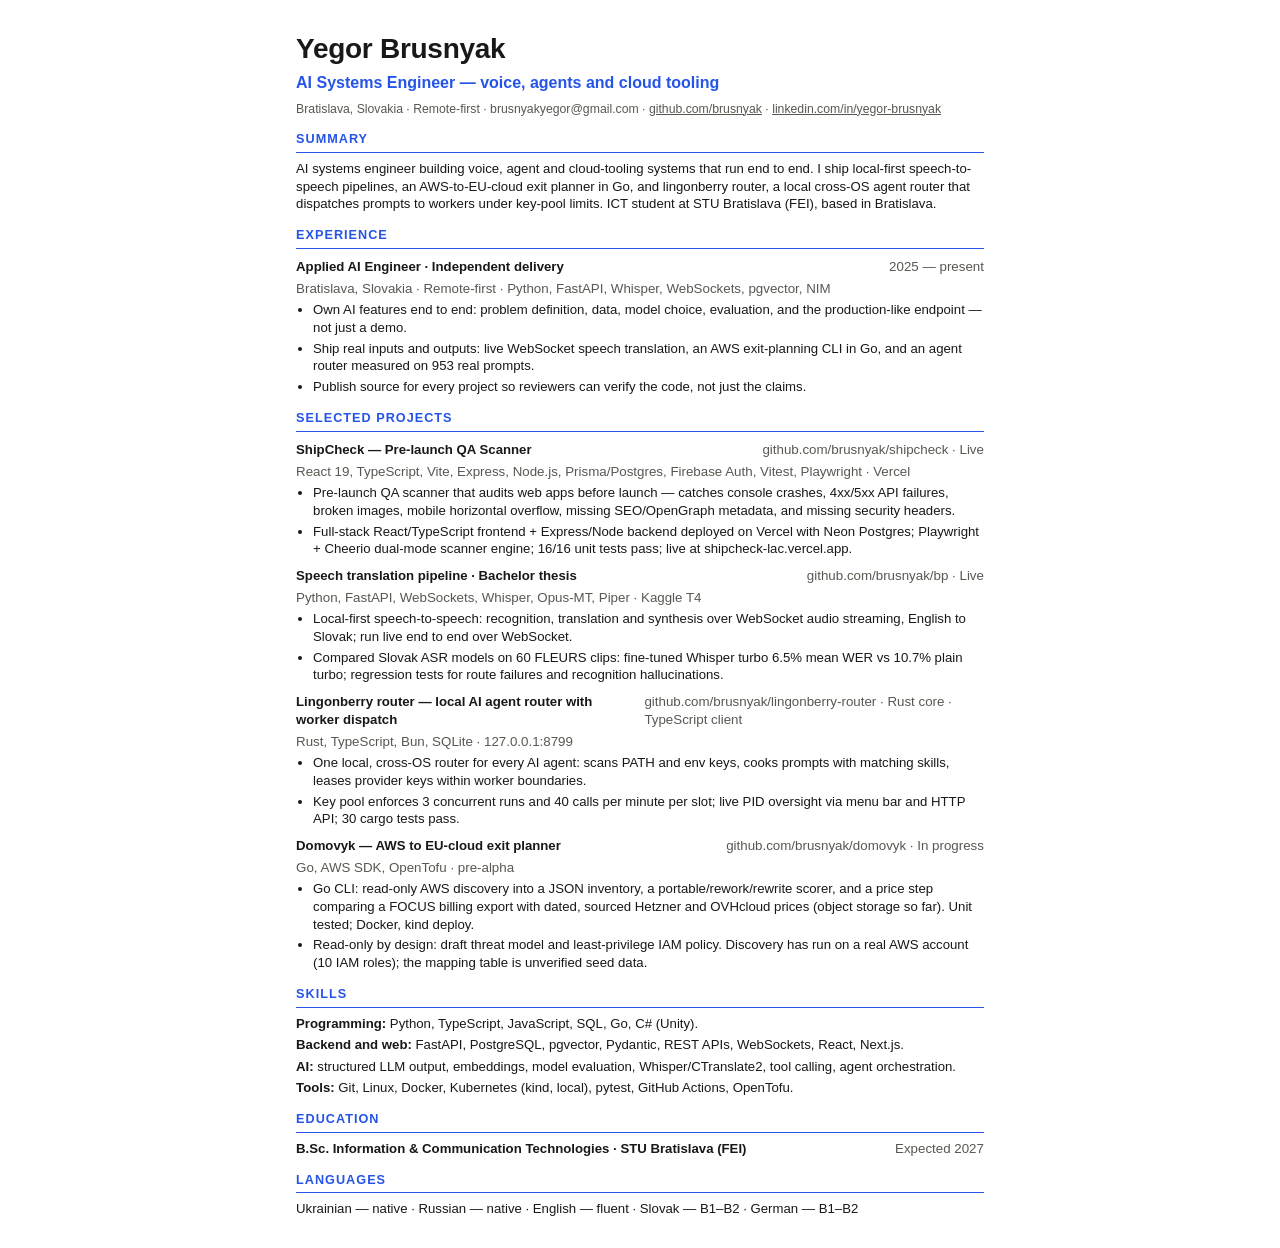
<file: index.html>
<!doctype html>
<html lang="en">
<head>
<meta charset="utf-8">
<title>Yegor Brusnyak — CV</title>
<!-- Single-column ATS-safe CV. DOM order = reading order so pdftotext/ATS read in order. -->
<style>
  :root{ --ink:#191817; --muted:#5a5751; --accent:#2554e8; --line:#dcd9d2; }
  *{ box-sizing:border-box; margin:0; padding:0; }
  html,body{ background:#fff; }
  body{ font-family:"Helvetica Neue",Helvetica,Arial,sans-serif; color:var(--ink); line-height:1.34; font-size:9.9pt; width:210mm; margin:0 auto; padding:8mm 14mm; background:#fff; }
  h1{ font-size:21pt; letter-spacing:-0.01em; }
  .role{ color:var(--accent); font-weight:700; font-size:12pt; margin-top:1mm; }
  .contact{ font-size:9.2pt; color:var(--muted); margin-top:2mm; }
  .contact a{ color:inherit; }
  h2{ font-size:9.5pt; text-transform:uppercase; letter-spacing:.08em; color:var(--accent); border-bottom:.5mm solid var(--accent); padding-bottom:1mm; margin:3.8mm 0 1.8mm; }
  .item{ margin-top:2.4mm; break-inside:avoid; }
  .head{ display:flex; justify-content:space-between; gap:4mm; font-weight:700; }
  .meta{ font-weight:400; color:var(--muted); font-size:10pt; }
  ul{ margin:1mm 0 0 4.5mm; }
  li{ margin-top:.8mm; }
  p{ margin-top:1mm; }
  .muted{ color:var(--muted); }
  @page{ size:A4; margin:0; }
</style>
</head>
<body>
<header>
  <h1>Yegor Brusnyak</h1>
  <div class="role">AI Systems Engineer — voice, agents and cloud tooling</div>
  <p class="contact">Bratislava, Slovakia · Remote-first · brusnyakyegor@gmail.com · <a href="https://github.com/brusnyak">github.com/brusnyak</a> · <a href="https://linkedin.com/in/yegor-brusnyak">linkedin.com/in/yegor-brusnyak</a></p>
</header>

<section>
  <h2>Summary</h2>
  <p>AI systems engineer building voice, agent and cloud-tooling systems that run end to end. I ship local-first speech-to-speech pipelines, an AWS-to-EU-cloud exit planner in Go, and lingonberry router, a local cross-OS agent router that dispatches prompts to workers under key-pool limits. ICT student at STU Bratislava (FEI), based in Bratislava.</p>
</section>

<section>
  <h2>Experience</h2>
  <article class="item">
    <div class="head"><span>Applied AI Engineer · Independent delivery</span><span class="meta">2025 — present</span></div>
    <p class="meta">Bratislava, Slovakia · Remote-first · Python, FastAPI, Whisper, WebSockets, pgvector, NIM</p>
    <ul>
      <li>Own AI features end to end: problem definition, data, model choice, evaluation, and the production-like endpoint — not just a demo.</li>
      <li>Ship real inputs and outputs: live WebSocket speech translation, an AWS exit-planning CLI in Go, and an agent router measured on 953 real prompts.</li>
      <li>Publish source for every project so reviewers can verify the code, not just the claims.</li>
    </ul>
  </article>
</section>

<section>
  <h2>Selected projects</h2>
  <article class="item">
    <div class="head"><span>ShipCheck — Pre-launch QA Scanner</span><span class="meta">github.com/brusnyak/shipcheck · Live</span></div>
    <p class="meta">React 19, TypeScript, Vite, Express, Node.js, Prisma/Postgres, Firebase Auth, Vitest, Playwright · Vercel</p>
    <ul>
      <li>Pre-launch QA scanner that audits web apps before launch — catches console crashes, 4xx/5xx API failures, broken images, mobile horizontal overflow, missing SEO/OpenGraph metadata, and missing security headers.</li>
      <li>Full-stack React/TypeScript frontend + Express/Node backend deployed on Vercel with Neon Postgres; Playwright + Cheerio dual-mode scanner engine; 16/16 unit tests pass; live at shipcheck-lac.vercel.app.</li>
    </ul>
  </article>
  <article class="item">
    <div class="head"><span>Speech translation pipeline · Bachelor thesis</span><span class="meta">github.com/brusnyak/bp · Live</span></div>
    <p class="meta">Python, FastAPI, WebSockets, Whisper, Opus-MT, Piper · Kaggle T4</p>
    <ul>
      <li>Local-first speech-to-speech: recognition, translation and synthesis over WebSocket audio streaming, English to Slovak; run live end to end over WebSocket.</li>
      <li>Compared Slovak ASR models on 60 FLEURS clips: fine-tuned Whisper turbo 6.5% mean WER vs 10.7% plain turbo; regression tests for route failures and recognition hallucinations.</li>
    </ul>
  </article>
  <article class="item">
    <div class="head"><span>Lingonberry router — local AI agent router with worker dispatch</span><span class="meta">github.com/brusnyak/lingonberry-router · Rust core · TypeScript client</span></div>
    <p class="meta">Rust, TypeScript, Bun, SQLite · 127.0.0.1:8799</p>
    <ul>
      <li>One local, cross-OS router for every AI agent: scans PATH and env keys, cooks prompts with matching skills, leases provider keys within worker boundaries.</li>
      <li>Key pool enforces 3 concurrent runs and 40 calls per minute per slot; live PID oversight via menu bar and HTTP API; 30 cargo tests pass.</li>
    </ul>
  </article>
  <article class="item">
    <div class="head"><span>Domovyk — AWS to EU-cloud exit planner</span><span class="meta">github.com/brusnyak/domovyk · In progress</span></div>
    <p class="meta">Go, AWS SDK, OpenTofu · pre-alpha</p>
    <ul>
      <li>Go CLI: read-only AWS discovery into a JSON inventory, a portable/rework/rewrite scorer, and a price step comparing a FOCUS billing export with dated, sourced Hetzner and OVHcloud prices (object storage so far). Unit tested; Docker, kind deploy.</li>
      <li>Read-only by design: draft threat model and least-privilege IAM policy. Discovery has run on a real AWS account (10 IAM roles); the mapping table is unverified seed data.</li>
    </ul>
  </article>
</section>

<section>
  <h2>Skills</h2>
  <p><strong>Programming:</strong> Python, TypeScript, JavaScript, SQL, Go, C# (Unity).</p>
  <p><strong>Backend and web:</strong> FastAPI, PostgreSQL, pgvector, Pydantic, REST APIs, WebSockets, React, Next.js.</p>
  <p><strong>AI:</strong> structured LLM output, embeddings, model evaluation, Whisper/CTranslate2, tool calling, agent orchestration.</p>
  <p><strong>Tools:</strong> Git, Linux, Docker, Kubernetes (kind, local), pytest, GitHub Actions, OpenTofu.</p>
</section>

<section>
  <h2>Education</h2>
  <div class="head"><span>B.Sc. Information &amp; Communication Technologies · STU Bratislava (FEI)</span><span class="meta">Expected 2027</span></div>
</section>

<section>
  <h2>Languages</h2>
  <p>Ukrainian — native · Russian — native · English — fluent · Slovak — B1–B2 · German — B1–B2</p>
</section>
</body>
</html>
</file>
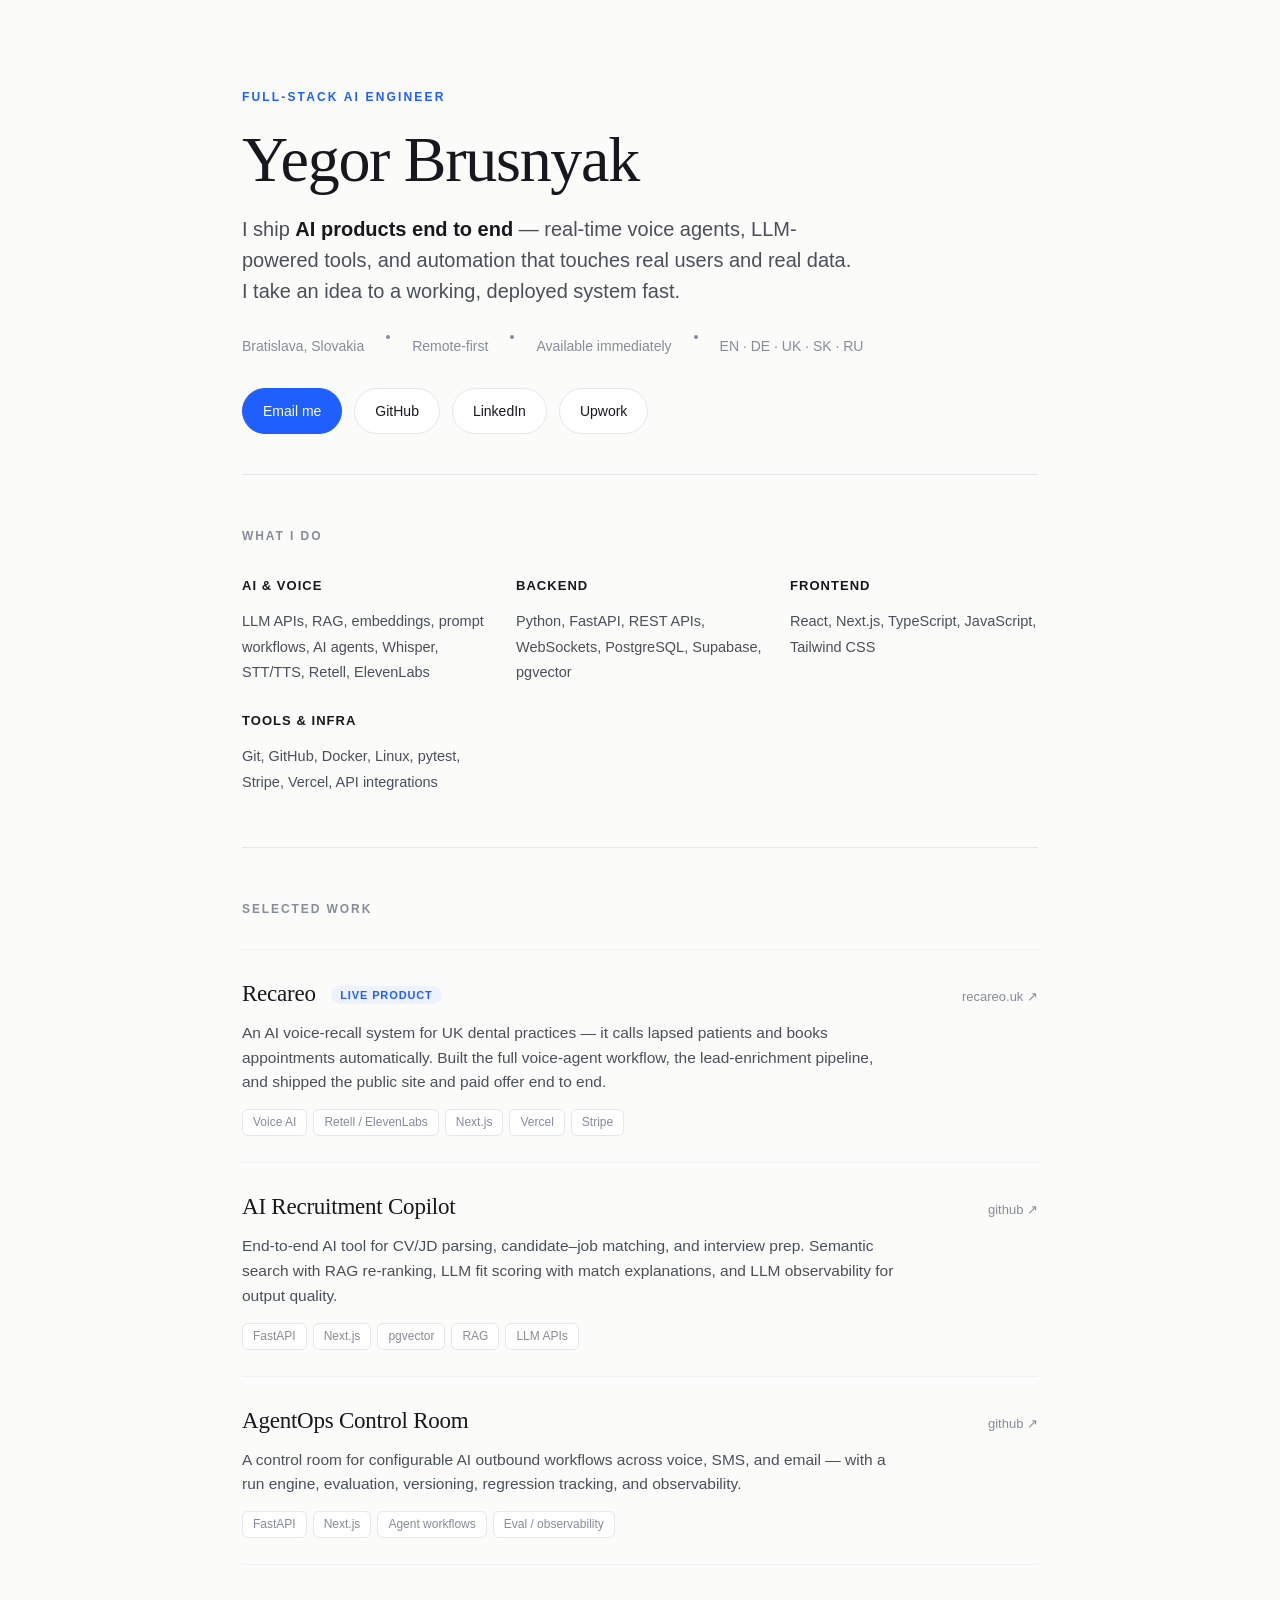
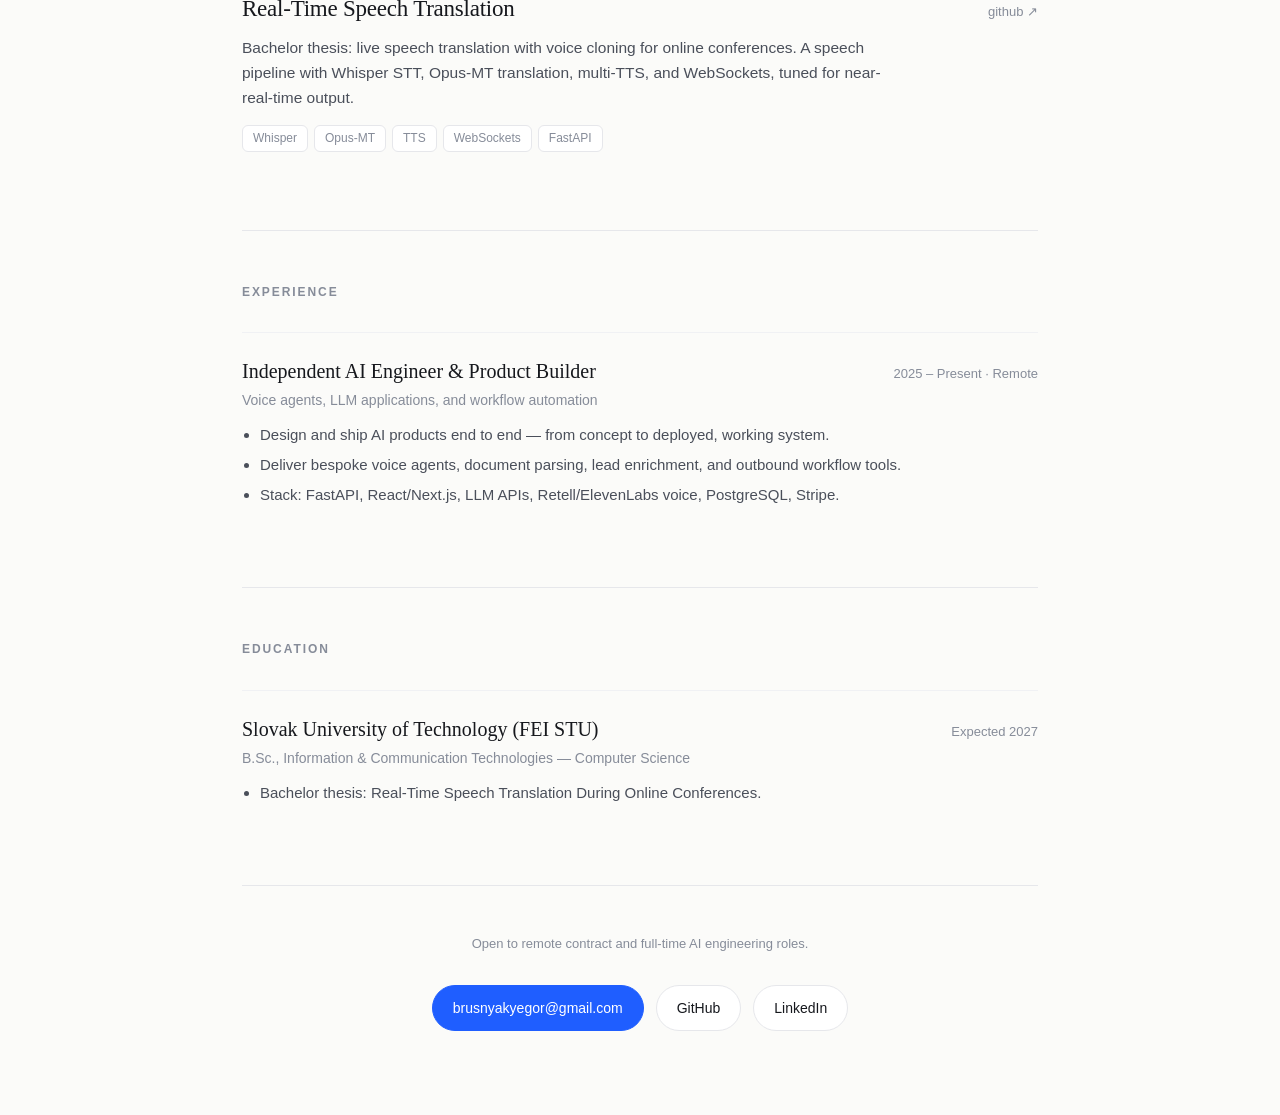
<file: cv.html>
<!DOCTYPE html>
<html lang="en">
<head>
<meta charset="UTF-8">
<meta name="viewport" content="width=device-width, initial-scale=1.0">
<title>Yegor Brusnyak, AI Engineer</title>
<style>
  :root {
    --ink: #16181d;
    --ink-soft: #4a4f5a;
    --ink-faint: #868c99;
    --line: #e6e7eb;
    --line-soft: #f0f1f4;
    --paper: #fbfbf9;
    --card: #ffffff;
    --accent: #1f5eff;
    --accent-soft: #eef2ff;
    --serif: Georgia, "Times New Roman", serif;
    --sans: -apple-system, BlinkMacSystemFont, "Segoe UI", Helvetica, Arial, sans-serif;
  }

  * { margin: 0; padding: 0; box-sizing: border-box; }

  html { scroll-behavior: smooth; }

  body {
    font-family: var(--sans);
    background: var(--paper);
    color: var(--ink);
    line-height: 1.6;
    -webkit-font-smoothing: antialiased;
    padding-bottom: 64px;
  }

  .wrap {
    max-width: 860px;
    margin: 0 auto;
    padding: 0 32px;
  }

  /* HEADER */
  header {
    padding: 88px 0 40px;
    border-bottom: 1px solid var(--line);
  }

  .avatar { display: none; }

  .kicker {
    font-size: 12px;
    letter-spacing: 0.18em;
    text-transform: uppercase;
    color: var(--accent);
    font-weight: 600;
    margin-bottom: 20px;
  }

  h1 {
    font-family: var(--serif);
    font-size: clamp(40px, 7vw, 64px);
    line-height: 1.02;
    letter-spacing: -0.02em;
    font-weight: 400;
    margin-bottom: 22px;
  }

  .lede {
    font-size: clamp(17px, 2.4vw, 20px);
    color: var(--ink-soft);
    max-width: 620px;
    line-height: 1.55;
  }

  .lede strong { color: var(--ink); font-weight: 600; }

  .meta {
    margin-top: 28px;
    display: flex;
    flex-wrap: wrap;
    gap: 8px 22px;
    font-size: 14px;
    color: var(--ink-faint);
  }
  .meta span { display: inline-flex; align-items: center; gap: 7px; }
  .dot { width: 4px; height: 4px; border-radius: 50%; background: var(--ink-faint); }

  .links {
    margin-top: 30px;
    display: flex;
    flex-wrap: wrap;
    gap: 12px;
  }
  .btn {
    display: inline-flex;
    align-items: center;
    gap: 8px;
    padding: 11px 20px;
    border-radius: 999px;
    font-size: 14px;
    font-weight: 500;
    text-decoration: none;
    transition: all 0.18s ease;
    border: 1px solid var(--line);
    color: var(--ink);
    background: var(--card);
  }
  .btn:hover { border-color: var(--ink); transform: translateY(-1px); }
  .btn.primary {
    background: var(--accent);
    color: #fff;
    border-color: var(--accent);
  }
  .btn.primary:hover { background: #1749d6; border-color: #1749d6; }

  /* SECTIONS */
  section { padding: 52px 0; border-bottom: 1px solid var(--line); }

  .sec-head {
    font-size: 12px;
    letter-spacing: 0.16em;
    text-transform: uppercase;
    color: var(--ink-faint);
    font-weight: 600;
    margin-bottom: 30px;
  }

  /* PROJECTS */
  .project {
    display: grid;
    grid-template-columns: 1fr;
    gap: 8px;
    padding: 26px 0;
    border-top: 1px solid var(--line-soft);
  }
  .project:first-of-type { border-top: none; padding-top: 0; }

  .proj-top {
    display: flex;
    align-items: baseline;
    justify-content: space-between;
    flex-wrap: wrap;
    gap: 6px 16px;
  }
  .proj-name {
    font-family: var(--serif);
    font-size: 23px;
    letter-spacing: -0.01em;
  }
  .proj-name .live {
    font-family: var(--sans);
    font-size: 11px;
    letter-spacing: 0.08em;
    text-transform: uppercase;
    color: var(--accent);
    background: var(--accent-soft);
    padding: 3px 9px;
    border-radius: 999px;
    margin-left: 10px;
    font-weight: 600;
    vertical-align: middle;
  }
  .proj-link {
    font-size: 13px;
    color: var(--ink-faint);
    text-decoration: none;
    border-bottom: 1px solid transparent;
    white-space: nowrap;
  }
  .proj-link:hover { color: var(--accent); border-bottom-color: var(--accent); }

  .proj-desc { color: var(--ink-soft); font-size: 15.5px; max-width: 660px; }

  .proj-tags {
    margin-top: 6px;
    display: flex;
    flex-wrap: wrap;
    gap: 6px;
  }
  .tag {
    font-size: 12px;
    color: var(--ink-faint);
    border: 1px solid var(--line);
    padding: 3px 10px;
    border-radius: 6px;
    background: var(--card);
  }

  /* SKILLS */
  .skills-grid {
    display: grid;
    grid-template-columns: repeat(auto-fit, minmax(220px, 1fr));
    gap: 26px;
  }
  .skill-col h4 {
    font-size: 13px;
    text-transform: uppercase;
    letter-spacing: 0.08em;
    color: var(--ink);
    margin-bottom: 12px;
    font-weight: 700;
  }
  .skill-col p { font-size: 14.5px; color: var(--ink-soft); line-height: 1.75; }

  /* EXPERIENCE / EDUCATION */
  .entry { padding: 22px 0; border-top: 1px solid var(--line-soft); }
  .entry:first-child { border-top: none; padding-top: 0; }
  .entry-top {
    display: flex;
    justify-content: space-between;
    flex-wrap: wrap;
    gap: 4px 16px;
    align-items: baseline;
  }
  .entry-title { font-family: var(--serif); font-size: 20px; }
  .entry-when { font-size: 13px; color: var(--ink-faint); white-space: nowrap; }
  .entry-sub { color: var(--ink-faint); font-size: 14px; margin-top: 2px; }
  .entry ul { margin: 12px 0 0 0; padding-left: 18px; }
  .entry li { color: var(--ink-soft); font-size: 15px; margin-bottom: 6px; }

  /* FOOTER */
  footer { padding: 48px 0 20px; text-align: center; }
  footer .fnote { font-size: 13px; color: var(--ink-faint); margin-bottom: 20px; }
  footer .links { justify-content: center; }

  @media (max-width: 560px) {
    header { padding-top: 56px; }
    .wrap { padding: 0 22px; }
  }

  @media print {
    body { padding-bottom: 0; }
    .btn { border: 1px solid #ccc; }
    section, header { break-inside: avoid; }
    .project, .entry { break-inside: avoid; }
  }
</style>
</head>
<body>
<div class="wrap">

  <header>
    <div class="kicker">Full-Stack AI Engineer</div>
    <h1>Yegor Brusnyak</h1>
    <p class="lede">I ship <strong>AI products end to end</strong> — real-time voice agents, LLM-powered tools, and automation that touches real users and real data. I take an idea to a working, deployed system fast.</p>
    <div class="meta">
      <span>Bratislava, Slovakia</span>
      <span class="dot"></span>
      <span>Remote-first</span>
      <span class="dot"></span>
      <span>Available immediately</span>
      <span class="dot"></span>
      <span>EN · DE · UK · SK · RU</span>
    </div>
    <div class="links">
      <a class="btn primary" href="mailto:brusnyakyegor@gmail.com">Email me</a>
      <a class="btn" href="https://github.com/brusnyak" target="_blank" rel="noopener">GitHub</a>
      <a class="btn" href="https://linkedin.com/in/yegor-brusnyak" target="_blank" rel="noopener">LinkedIn</a>
      <a class="btn" href="https://upwork.com/freelancers/yegorb10" target="_blank" rel="noopener">Upwork</a>
    </div>
  </header>

  <section>
    <div class="sec-head">What I do</div>
    <div class="skills-grid">
      <div class="skill-col">
        <h4>AI &amp; Voice</h4>
        <p>LLM APIs, RAG, embeddings, prompt workflows, AI agents, Whisper, STT/TTS, Retell, ElevenLabs</p>
      </div>
      <div class="skill-col">
        <h4>Backend</h4>
        <p>Python, FastAPI, REST APIs, WebSockets, PostgreSQL, Supabase, pgvector</p>
      </div>
      <div class="skill-col">
        <h4>Frontend</h4>
        <p>React, Next.js, TypeScript, JavaScript, Tailwind CSS</p>
      </div>
      <div class="skill-col">
        <h4>Tools &amp; Infra</h4>
        <p>Git, GitHub, Docker, Linux, pytest, Stripe, Vercel, API integrations</p>
      </div>
    </div>
  </section>

  <section>
    <div class="sec-head">Selected work</div>

    <div class="project">
      <div class="proj-top">
        <div class="proj-name">Recareo <span class="live">Live product</span></div>
        <a class="proj-link" href="https://recareo.uk" target="_blank" rel="noopener">recareo.uk &#8599;</a>
      </div>
      <p class="proj-desc">An AI voice-recall system for UK dental practices — it calls lapsed patients and books appointments automatically. Built the full voice-agent workflow, the lead-enrichment pipeline, and shipped the public site and paid offer end to end.</p>
      <div class="proj-tags">
        <span class="tag">Voice AI</span><span class="tag">Retell / ElevenLabs</span><span class="tag">Next.js</span><span class="tag">Vercel</span><span class="tag">Stripe</span>
      </div>
    </div>

    <div class="project">
      <div class="proj-top">
        <div class="proj-name">AI Recruitment Copilot</div>
        <a class="proj-link" href="https://github.com/brusnyak/ai-recruitment-copilot" target="_blank" rel="noopener">github &#8599;</a>
      </div>
      <p class="proj-desc">End-to-end AI tool for CV/JD parsing, candidate&ndash;job matching, and interview prep. Semantic search with RAG re-ranking, LLM fit scoring with match explanations, and LLM observability for output quality.</p>
      <div class="proj-tags">
        <span class="tag">FastAPI</span><span class="tag">Next.js</span><span class="tag">pgvector</span><span class="tag">RAG</span><span class="tag">LLM APIs</span>
      </div>
    </div>

    <div class="project">
      <div class="proj-top">
        <div class="proj-name">AgentOps Control Room</div>
        <a class="proj-link" href="https://github.com/brusnyak/agentops-control-room" target="_blank" rel="noopener">github &#8599;</a>
      </div>
      <p class="proj-desc">A control room for configurable AI outbound workflows across voice, SMS, and email &mdash; with a run engine, evaluation, versioning, regression tracking, and observability.</p>
      <div class="proj-tags">
        <span class="tag">FastAPI</span><span class="tag">Next.js</span><span class="tag">Agent workflows</span><span class="tag">Eval / observability</span>
      </div>
    </div>

    <div class="project">
      <div class="proj-top">
        <div class="proj-name">Real-Time Speech Translation</div>
        <a class="proj-link" href="https://github.com/brusnyak/bp" target="_blank" rel="noopener">github &#8599;</a>
      </div>
      <p class="proj-desc">Bachelor thesis: live speech translation with voice cloning for online conferences. A speech pipeline with Whisper STT, Opus-MT translation, multi-TTS, and WebSockets, tuned for near-real-time output.</p>
      <div class="proj-tags">
        <span class="tag">Whisper</span><span class="tag">Opus-MT</span><span class="tag">TTS</span><span class="tag">WebSockets</span><span class="tag">FastAPI</span>
      </div>
    </div>
  </section>

  <section>
    <div class="sec-head">Experience</div>
    <div class="entry">
      <div class="entry-top">
        <div class="entry-title">Independent AI Engineer &amp; Product Builder</div>
        <div class="entry-when">2025 &ndash; Present · Remote</div>
      </div>
      <div class="entry-sub">Voice agents, LLM applications, and workflow automation</div>
      <ul>
        <li>Design and ship AI products end to end &mdash; from concept to deployed, working system.</li>
        <li>Deliver bespoke voice agents, document parsing, lead enrichment, and outbound workflow tools.</li>
        <li>Stack: FastAPI, React/Next.js, LLM APIs, Retell/ElevenLabs voice, PostgreSQL, Stripe.</li>
      </ul>
    </div>
  </section>

  <section>
    <div class="sec-head">Education</div>
    <div class="entry">
      <div class="entry-top">
        <div class="entry-title">Slovak University of Technology (FEI STU)</div>
        <div class="entry-when">Expected 2027</div>
      </div>
      <div class="entry-sub">B.Sc., Information &amp; Communication Technologies &mdash; Computer Science</div>
      <ul>
        <li>Bachelor thesis: Real-Time Speech Translation During Online Conferences.</li>
      </ul>
    </div>
  </section>

  <footer>
    <p class="fnote">Open to remote contract and full-time AI engineering roles.</p>
    <div class="links">
      <a class="btn primary" href="mailto:brusnyakyegor@gmail.com">brusnyakyegor@gmail.com</a>
      <a class="btn" href="https://github.com/brusnyak" target="_blank" rel="noopener">GitHub</a>
      <a class="btn" href="https://linkedin.com/in/yegor-brusnyak" target="_blank" rel="noopener">LinkedIn</a>
    </div>
  </footer>

</div>
</body>
</html>
</file>
